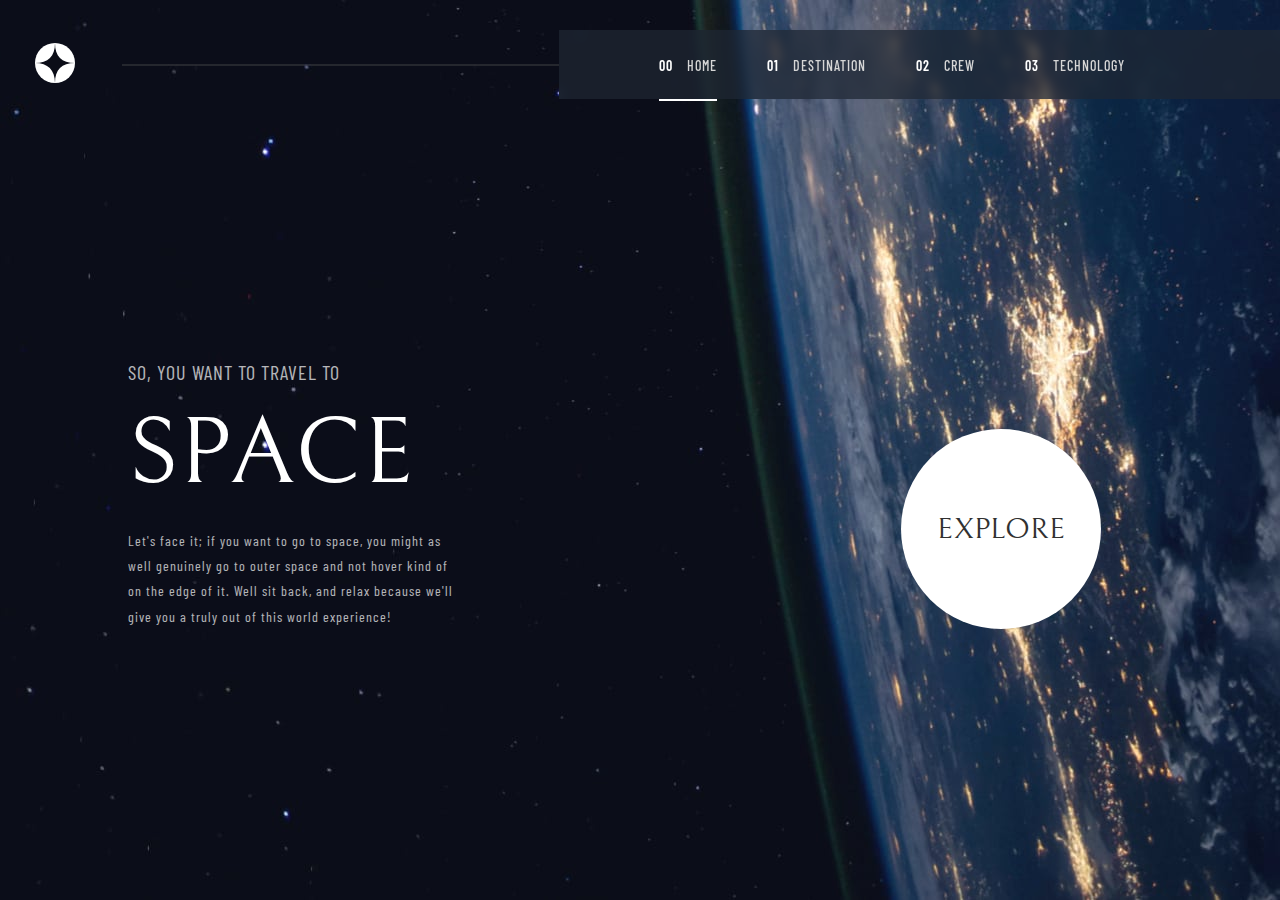
<file: index.html>
<!DOCTYPE html>
<html lang="en">
<head>
    <meta charset="UTF-8">
    <meta http-equiv="X-UA-Compatible" content="IE=edge">
    <meta name="viewport" content="width=device-width, initial-scale=1.0">
    <title>Space Tourism Website</title>
    <link rel="icon" sizes="32x32" type="jpg/png" href="./starter-code/assets/favicon-32x32.png">
    <link href="https://fonts.googleapis.com/css2?family=Barlow+Condensed:ital,wght@0,400;0,500;0,600;0,700;1,400;1,500;1,600;1,700&family=Barlow:ital,wght@0,400;0,500;0,600;0,700;1,400;1,500;1,600;1,700&family=Bellefair&family=Heebo:wght@400;500;700;900&family=Inter+Tight:ital,wght@0,400;0,500;0,600;0,700;0,900;1,400;1,500;1,600;1,700;1,900&family=Inter:wght@400;500;600;700;800&family=Lobster+Two:ital,wght@0,400;0,700;1,400;1,700&family=Luckiest+Guy&family=Montserrat:ital,wght@0,400;0,500;0,600;0,700;0,900;1,400;1,500;1,600;1,700;1,900&family=Mulish:ital,wght@0,400;0,500;0,600;0,700;0,900;1,400;1,500;1,600;1,700;1,900&family=Passions+Conflict&family=Plus+Jakarta+Sans:ital,wght@0,400;0,500;0,600;0,700;0,800;1,400;1,500;1,600;1,700;1,800&family=Poppins:ital,wght@0,400;0,500;0,600;0,700;0,900;1,400;1,500;1,600;1,700;1,900&family=Raleway:ital,wght@0,400;0,500;0,600;0,700;1,400;1,500;1,600;1,700&family=Roboto:ital,wght@0,400;0,500;0,700;0,900;1,400;1,500;1,700;1,900&display=swap" rel="stylesheet">
    <link rel="stylesheet" href="style.css">
</head>
<body>
    <div class="hero">
        <header>
            <div class="logo">
                <img src="./starter-code/assets/shared/logo.svg" alt="logo">
            </div>
            <div class="line"></div>
            <nav class="main-nav">
                <ul>
                    <li class="active"><a href="./index.html"><span>00</span> Home</a></li>
                    <li><a href="./destination.html"><span>01</span> Destination</a></li>
                    <li><a href="./crew.html"><span>02</span> Crew</a></li>
                    <li><a href="./technology.html"><span>03</span> Technology</a></li>
                </ul>
            </nav>   
            <div class="hamburger">
                <img class="ham-img" src="./starter-code/assets/shared/icon-hamburger.svg" alt="hamburger">
            </div>        
        </header>

        <div class="hero-content">
            <div class="texts">
                <p class="top-p">So, you want to travel to</p>
                <p class="space">SPACE</p>
                <p class="sub">
                    Let's face it; if you want to go to space, you might as well genuinely go to 
                    outer space and not hover kind of on the edge of it. Well sit back, and relax 
                    because we'll give you a truly out of this world experience!
                </p>
            </div>
            <div class="explore">
                <div class="exp-div"><a href="./destination.html">EXPLORE</a></div>
            </div>
        </div>
    </div>

    <script src="./app.js"></script>
</body>
</html>
</file>
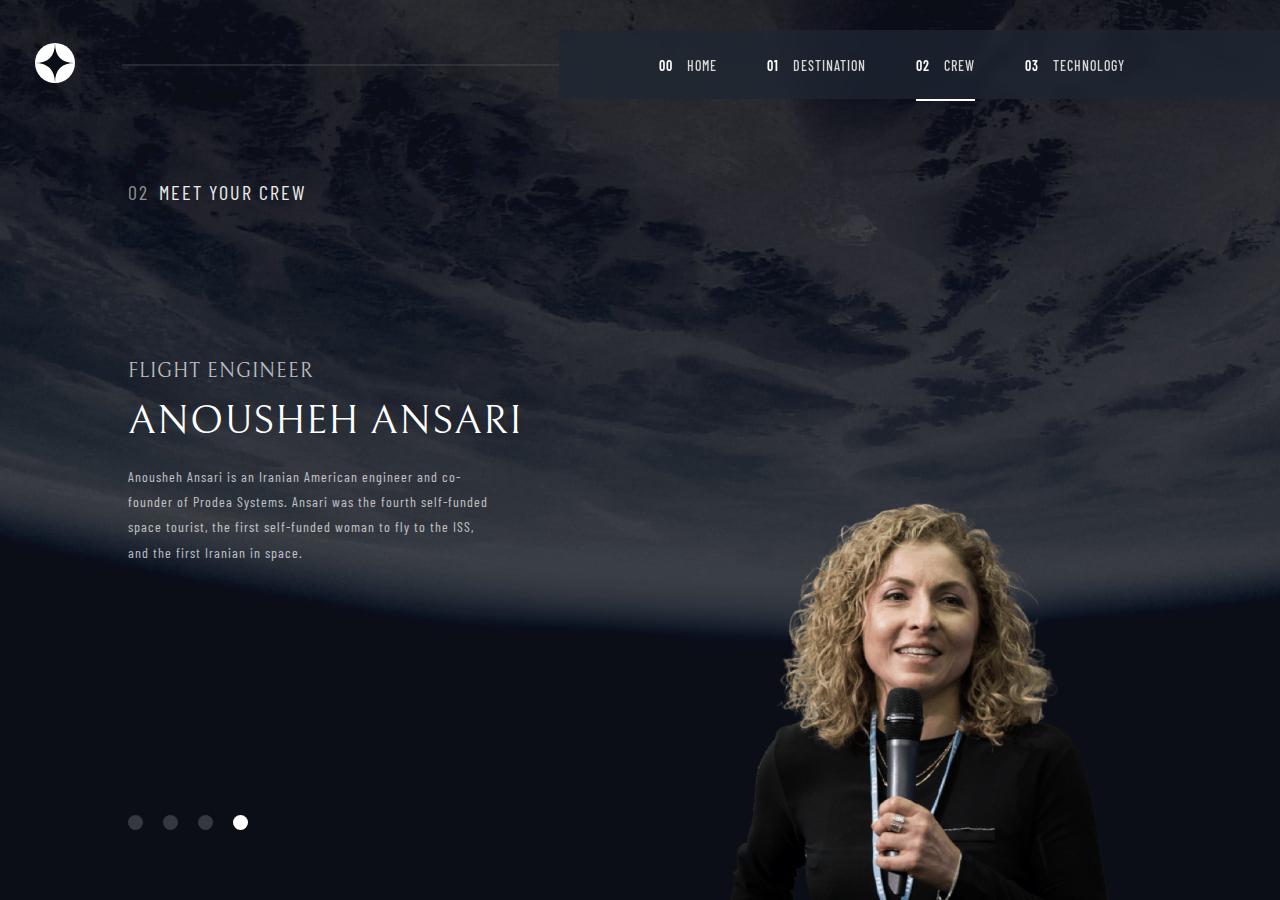
<file: crew.html>
<!DOCTYPE html>
<html lang="en">
<head>
    <meta charset="UTF-8">
    <meta http-equiv="X-UA-Compatible" content="IE=edge">
    <meta name="viewport" content="width=device-width, initial-scale=1.0">
    <title>Space Tourism Website- Crew</title>
    <link rel="icon" sizes="32x32" type="jpg/png" href="./starter-code/assets/favicon-32x32.png">
    <link href="https://fonts.googleapis.com/css2?family=Barlow+Condensed:ital,wght@0,400;0,500;0,600;0,700;1,400;1,500;1,600;1,700&family=Barlow:ital,wght@0,400;0,500;0,600;0,700;1,400;1,500;1,600;1,700&family=Bellefair&family=Heebo:wght@400;500;700;900&family=Inter+Tight:ital,wght@0,400;0,500;0,600;0,700;0,900;1,400;1,500;1,600;1,700;1,900&family=Inter:wght@400;500;600;700;800&family=Lobster+Two:ital,wght@0,400;0,700;1,400;1,700&family=Luckiest+Guy&family=Montserrat:ital,wght@0,400;0,500;0,600;0,700;0,900;1,400;1,500;1,600;1,700;1,900&family=Mulish:ital,wght@0,400;0,500;0,600;0,700;0,900;1,400;1,500;1,600;1,700;1,900&family=Passions+Conflict&family=Plus+Jakarta+Sans:ital,wght@0,400;0,500;0,600;0,700;0,800;1,400;1,500;1,600;1,700;1,800&family=Poppins:ital,wght@0,400;0,500;0,600;0,700;0,900;1,400;1,500;1,600;1,700;1,900&family=Raleway:ital,wght@0,400;0,500;0,600;0,700;1,400;1,500;1,600;1,700&family=Roboto:ital,wght@0,400;0,500;0,700;0,900;1,400;1,500;1,700;1,900&display=swap" rel="stylesheet">
    <link rel="stylesheet" href="style.css">
</head>
<body>
    <div class="hero crew-hero">
        <header>
            <div class="logo">
                <img src="./starter-code/assets/shared/logo.svg" alt="">
            </div>
            <div class="line"></div>
            <nav class="main-nav">
                <ul>
                    <li><a href="./index.html"><span>00</span> Home</a></li>
                    <li><a href="./destination.html"><span>01</span> Destination</a></li>
                    <li class="active"><a href="./crew.html"><span>02</span> Crew</a></li>
                    <li><a href="./technology.html"><span>03</span> Technology</a></li>
                </ul>
            </nav>    
            <div class="hamburger">
                <img class="ham-img" src="./starter-code/assets/shared/icon-hamburger.svg" alt="hamburger">
            </div>          
        </header>

        <p class="pick crew-pick"><span>02</span>MEET YOUR CREW</p>

        <div class="hero-content crew-hero-content">
            <div class="texts crew-texts">
                <p class="top-p crew-top-p">Flight Engineer</p>
                <p class="space crew-name">Anousheh Ansari</p>
                <p class="sub crew-sub">
                    Anousheh Ansari is an Iranian American engineer and co-founder of Prodea Systems. 
                    Ansari was the fourth self-funded space tourist, the first self-funded woman to 
                    fly to the ISS, and the first Iranian in space. 
                </p>
            </div>
            <div class="navigation" id="navigation">
                <div class="nav-div nav1" id="nav1"></div>
                <div class="nav-div nav2" id="nav2"></div>
                <div class="nav-div nav3" id="nav3"></div>
                <div class="nav-div nav4 navigation-active" id="nav4"></div>
            </div>
            <div class="crew">
                <img class="crew-img" src="./starter-code/assets/crew/image-anousheh-ansari.png" alt="image-anousheh-ansari">
            </div>
        </div>
    </div>

    <script src="./crew.js"></script>
    <script src="./app.js"></script>
</body>
</html>
</file>
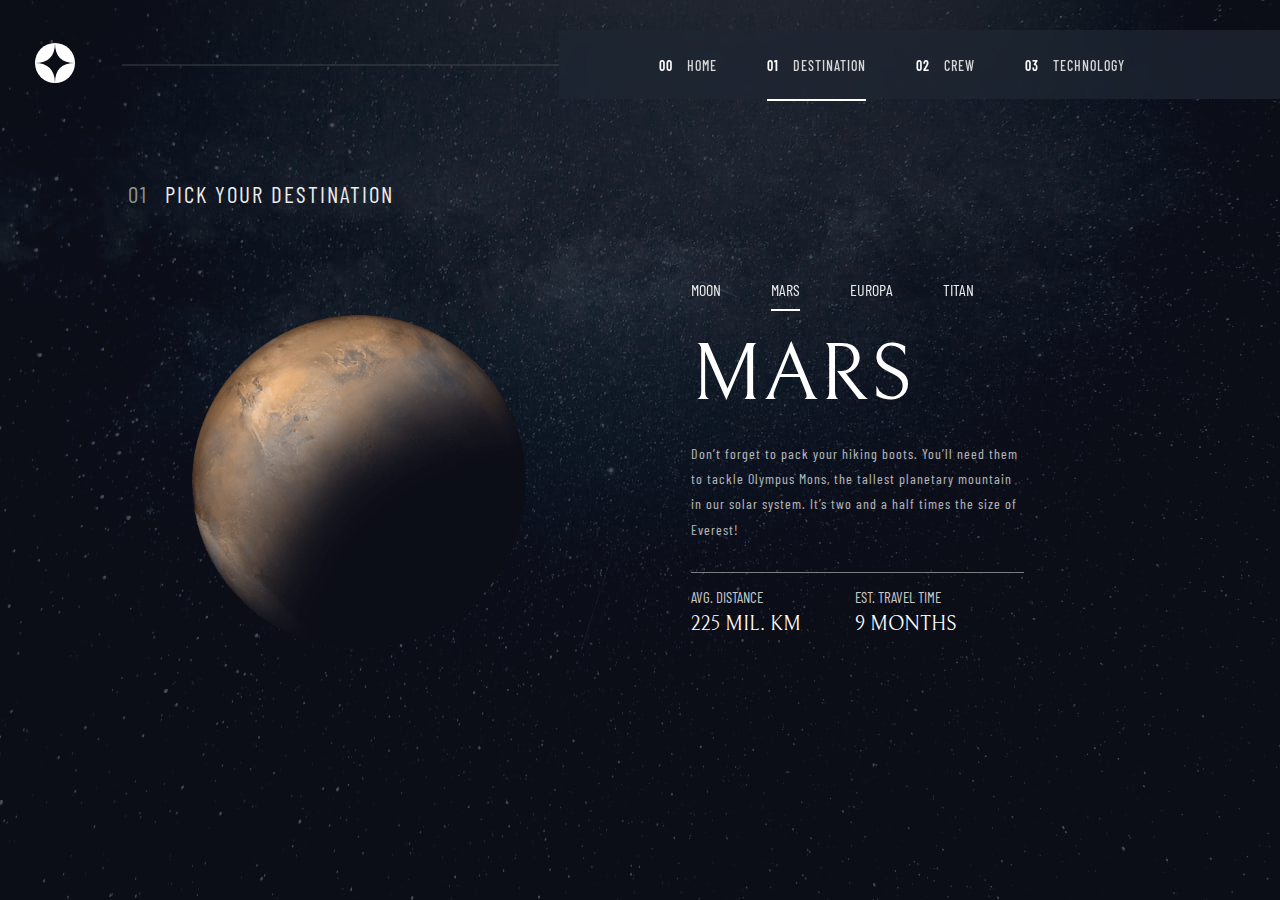
<file: destination.html>
<!DOCTYPE html>
<html lang="en">
<head>
    <meta charset="UTF-8">
    <meta http-equiv="X-UA-Compatible" content="IE=edge">
    <meta name="viewport" content="width=device-width, initial-scale=1.0">
    <title>Space Tourism Website- Destination</title>
    <link rel="icon" sizes="32x32" type="jpg/png" href="./starter-code/assets/favicon-32x32.png">
    <link href="https://fonts.googleapis.com/css2?family=Barlow+Condensed:ital,wght@0,400;0,500;0,600;0,700;1,400;1,500;1,600;1,700&family=Barlow:ital,wght@0,400;0,500;0,600;0,700;1,400;1,500;1,600;1,700&family=Bellefair&family=Heebo:wght@400;500;700;900&family=Inter+Tight:ital,wght@0,400;0,500;0,600;0,700;0,900;1,400;1,500;1,600;1,700;1,900&family=Inter:wght@400;500;600;700;800&family=Lobster+Two:ital,wght@0,400;0,700;1,400;1,700&family=Luckiest+Guy&family=Montserrat:ital,wght@0,400;0,500;0,600;0,700;0,900;1,400;1,500;1,600;1,700;1,900&family=Mulish:ital,wght@0,400;0,500;0,600;0,700;0,900;1,400;1,500;1,600;1,700;1,900&family=Passions+Conflict&family=Plus+Jakarta+Sans:ital,wght@0,400;0,500;0,600;0,700;0,800;1,400;1,500;1,600;1,700;1,800&family=Poppins:ital,wght@0,400;0,500;0,600;0,700;0,900;1,400;1,500;1,600;1,700;1,900&family=Raleway:ital,wght@0,400;0,500;0,600;0,700;1,400;1,500;1,600;1,700&family=Roboto:ital,wght@0,400;0,500;0,700;0,900;1,400;1,500;1,700;1,900&display=swap" rel="stylesheet">
    <link rel="stylesheet" href="style.css">
</head>
<body>
    <div class="hero destination-hero">
        <header>
            <div class="logo">
                <img src="./starter-code/assets/shared/logo.svg" alt="">
            </div>
            <div class="line"></div>
            <nav class="main-nav">
                <ul>
                    <li><a href="./index.html"><span>00</span> Home</a></li>
                    <li class="active"><a href="#"><span>01</span> Destination</a></li>
                    <li><a href="./crew.html"><span>02</span> Crew</a></li>
                    <li><a href="./technology.html"><span>03</span> Technology</a></li>
                </ul>
            </nav>   
            <div class="hamburger">
                <img class="ham-img" src="./starter-code/assets/shared/icon-hamburger.svg" alt="hamburger">
            </div>           
        </header>

        <p class="pick"><span>01</span> PICK YOUR DESTINATION</p>

        <div class="hero-content dest-hero-content">
            <div class="planet">
                <img class="planet-img" src="./starter-code/assets/destination/image-mars.png" alt="mars">
            </div>
            <div class="dest-content">
                <nav class="dest-nav">
                    <ul id="dest-nav-ul">
                        <li class="moon" id="moon">MOON</li>
                        <li class="active mars" id="mars">MARS</li>
                        <li class="europa" id="europa">EUROPA</li>
                        <li class="titan" id="titan">TITAN</li>
                    </ul>
                </nav>
                <div class="dest-sect">
                    <p class="space dest-space">MARS</p>
                    <p class="sub dest-sub">
                        Don’t forget to pack your hiking boots. You’ll need them to tackle Olympus Mons, 
                        the tallest planetary mountain in our solar system. It’s two and a half times 
                        the size of Everest!
                    </p> <hr class="hr" size="1" color="ececec">
                    <div class="track">
                        <div class="distance">
                            <p class="d-top">Avg. distance</p>
                            <p class="d-bottom bottom1">225 mil. km</p>
                        </div>
                        <div class="time">
                            <p class="d-top">Est. travel time</p>
                            <p class="d-bottom bottom2">9 months</p>
                        </div>
                    </div>
                </div>
            </div>
        </div>
    </div>

    <script src="./dest.js"></script>
    <script src="./app.js"></script>
</body>
</html>
</file>
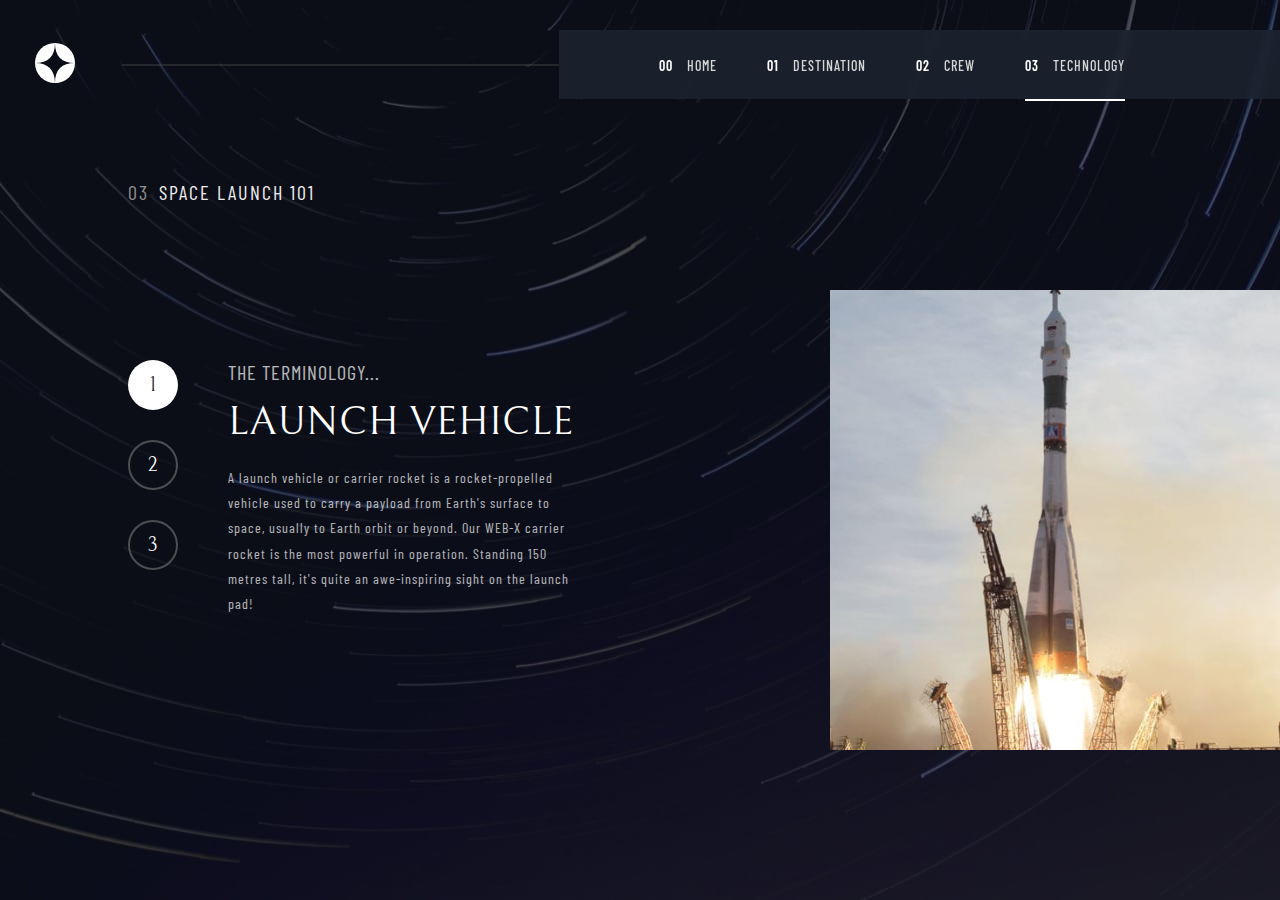
<file: technology.html>
<!DOCTYPE html>
<html lang="en">
<head>
    <meta charset="UTF-8">
    <meta http-equiv="X-UA-Compatible" content="IE=edge">
    <meta name="viewport" content="width=device-width, initial-scale=1.0">
    <title>Space Tourism Website</title>
    <link rel="icon" sizes="32x32" type="jpg/png" href="./starter-code/assets/favicon-32x32.png">
    <link href="https://fonts.googleapis.com/css2?family=Barlow+Condensed:ital,wght@0,400;0,500;0,600;0,700;1,400;1,500;1,600;1,700&family=Barlow:ital,wght@0,400;0,500;0,600;0,700;1,400;1,500;1,600;1,700&family=Bellefair&family=Heebo:wght@400;500;700;900&family=Inter+Tight:ital,wght@0,400;0,500;0,600;0,700;0,900;1,400;1,500;1,600;1,700;1,900&family=Inter:wght@400;500;600;700;800&family=Lobster+Two:ital,wght@0,400;0,700;1,400;1,700&family=Luckiest+Guy&family=Montserrat:ital,wght@0,400;0,500;0,600;0,700;0,900;1,400;1,500;1,600;1,700;1,900&family=Mulish:ital,wght@0,400;0,500;0,600;0,700;0,900;1,400;1,500;1,600;1,700;1,900&family=Passions+Conflict&family=Plus+Jakarta+Sans:ital,wght@0,400;0,500;0,600;0,700;0,800;1,400;1,500;1,600;1,700;1,800&family=Poppins:ital,wght@0,400;0,500;0,600;0,700;0,900;1,400;1,500;1,600;1,700;1,900&family=Raleway:ital,wght@0,400;0,500;0,600;0,700;1,400;1,500;1,600;1,700&family=Roboto:ital,wght@0,400;0,500;0,700;0,900;1,400;1,500;1,700;1,900&display=swap" rel="stylesheet">
    <link rel="stylesheet" href="style.css">
</head>
<body>
    <div class="hero tech-hero">
        <header>
            <div class="logo">
                <img src="./starter-code/assets/shared/logo.svg" alt="">
            </div>
            <div class="line"></div>
            <nav class="main-nav">
                <ul>
                    <li><a href="./index.html"><span>00</span> Home</a></li>
                    <li><a href="./destination.html"><span>01</span> Destination</a></li>
                    <li><a href="./crew.html"><span>02</span> Crew</a></li>
                    <li class="active"><a href="./technology.html"><span>03</span> Technology</a></li>
                </ul>
            </nav>  
            <div class="hamburger">
                <img class="ham-img" src="./starter-code/assets/shared/icon-hamburger.svg" alt="hamburger">
            </div>          
        </header>

        <p class="pick crew-pick"><span>03</span>SPACE LAUNCH 101</p>

        <div class="hero-content tech-content">
            <div class="texts tech-texts">
                <div class="tech-nav">
                    <div class="tech tech-active">1</div>
                    <div class="tech">2</div>
                    <div class="tech">3</div>
                </div>
                <div class="tech-main-content">
                    <p class="top-p">the terminology...</p>
                    <p class="space tech-space">LAUNCH VEHICLE</p>
                    <p class="sub">
                        A launch vehicle or carrier rocket is a rocket-propelled vehicle used to carry a 
                        payload from Earth's surface to space, usually to Earth orbit or beyond. Our 
                        WEB-X carrier rocket is the most powerful in operation. Standing 150 metres tall, 
                        it's quite an awe-inspiring sight on the launch pad!
                    </p>
                </div>
            </div>
            <div class="tech-img-container">
                <img class="tech-img" src="./starter-code/assets/technology/image-launch-vehicle-portrait.jpg" alt="image-launch-vehicle-portrait">
            </div>
        </div>
    </div>

    <script src="./tech.js"></script>
    <script src="./app.js"></script>
</body>
</html>
</file>
<file: style.css>
* {
    margin: 0;
    padding: 0;
    box-sizing: border-box;
    list-style: none;
    font-family: 'Barlow Condensed', sans-serif;
    text-decoration: none;
}

.hero {
    height: 100vh;
    background-image: url(./starter-code/assets/home/background-home-desktop.jpg);
    background-position: center;
    background-repeat: no-repeat;
    background-size: cover;
    position: relative;
    overflow: hidden;
}

header {
    display: flex;
    align-items: center;
    justify-content: space-between;
    padding-left: 35px;
    padding-top: 30px;
}

.logo {
    flex-basis: 8%;
}

.logo img {
    width: 40px;
}

.hamburger {
    display: none;
}

.line {
    background-color: rgba(83, 83, 83, 0.747);
    height: 2px;
    flex-basis: 40%;
    opacity: .5;
}

nav {
    background: #1f2633b9;
    backdrop-filter: blur(5px);
    flex-basis: 65%;
    padding-left: 100px;
}

nav ul {
    display: flex;
    padding-right: 50px;
    column-gap: 50px;
}

nav ul li {
    padding-block: 25px;
    position: relative;
}

nav ul li a {
    color: rgb(214, 214, 214);
    text-decoration: none; 
    text-transform: uppercase; 
    font-size: 14px;  
    letter-spacing: 1px;
    font-weight: 500;
    padding-block: 25px;
}

nav ul li::after, 
nav ul li.active::after {
    position: absolute;
    content: '';
    width: 100%;
    height: 2px;
    background-color: white;
    top: 100%;
    left: 0;
    right: 0;
    display: none;
}

nav ul li.active::after {
    display: block;
}

nav ul li:hover::after {
    display: block;
}

nav ul li a span {
    color: white;
    margin-right: 10px;
    font-weight: 600;
}

.hero-content {
    position: absolute;
    top: 40%;
    left: 10%;
    right: 14%;
    color: white;
    display: flex;
    justify-content: space-between;
}

.texts {
    flex-basis: 34%;
}

.top-p {
    text-transform: uppercase;
    font-size: 20px;
    color: rgb(255, 255, 255);
    opacity: .7;
    letter-spacing: 1px;
    margin-bottom: 15px;
}

.space {
    font-family: 'Bellefair', sans-serif;
    font-size: 95px;
    letter-spacing: 1px;
    margin-bottom: 20px;
}

.sub {
    font-size: 14px;
    color: rgb(255, 255, 255);
    opacity: .7;
    letter-spacing: 1px;
    line-height: 1.8;
}

.explore {
    flex-basis: 50%;
    display: flex;
    align-items: flex-end;
    justify-content: flex-end;
}

.exp-div {
    background-color: white;
    width: 200px;
    height: 200px;
    border-radius: 50%;
    display: flex;
    justify-content: center;
    align-items: center;
    font-size: 30px;
    font-weight: 500;
    cursor: pointer;
    transition: .5s ease;
}

.exp-div:hover {
    box-shadow: 0px 0px 30px black;
}

.exp-div a {
    color: rgb(49, 49, 49);
    font-family: 'Bellefair', sans-serif;
}


/* -------DESTINATION------ */

.destination-hero {
    background-image: url(./starter-code/assets/destination/background-destination-desktop.jpg);
}

.pick {
    position: absolute;
    top: 20%;
    left: 10%;
    color: rgb(236, 236, 236);
    letter-spacing: 2px;
    font-size: 23px;
}

.pick span {
    color: rgb(145, 145, 145);
    margin-right: 10px;
}

.planet img {
    max-width: 75%;
}

.dest-nav {
    background: transparent;
    backdrop-filter: blur(0);
    padding-left: 0;
    margin-bottom: 20px;
}

.dest-nav ul li {
    cursor: pointer;
    padding-bottom: 10px;
    color: #ececec;
    padding-top: 0;
}

.dest-hero-content {
    top: 35%;
    right: 20%;
    left: 15%;
}

.dest-content {
    flex-basis: 40%;
    margin-top: -35px;
}

.dest-space {
    font-size: 80px;
}

.dest-sub {
    padding-bottom: 30px;
}

.hr {
    opacity: .5;
}

.track {
    display: flex;
    padding-top: 15px;
    justify-content: space-between;
    width: 80%;
}

.d-top {
    text-transform: uppercase;
    color: rgb(202, 202, 202);
    font-size: 15px;
    margin-bottom: 7px;
}

.d-bottom {
    font-family: 'Bellefair', sans-serif;
    font-size: 20px;
    text-transform: uppercase;
}

/* ------CREW----- */

.crew-hero {
    background-image: url(./starter-code/assets/crew/background-crew-desktop.jpg);
}

.crew-pick {
    font-size: 20px;
}

.crew-hero-content {
    left: 10%;
    right: 10%;
    bottom: 0%;
}

.crew-texts {
    flex-basis: 60%;
}

.crew-top-p {
    font-family: 'Bellefair', sans-serif;
    font-size: 20px;
}

.crew-name {
    text-transform: uppercase;
    font-size: 40px;
}

.crew-sub {
    width: 65%;
}

.navigation {
    width: fit-content;
    display: flex;
    column-gap: 20px;
    position: absolute;
    bottom: 13%;
}

.nav-div {
    width: 15px;
    height: 15px;
    background-color: #34383f;
    border-radius: 50%;
    cursor: pointer;
}

.crew {
    display: flex;
    justify-content: center;
    align-items: flex-end;
    flex-basis: 50%;
}

.crew:hover .crew-img{
    transform: scale(1.06, 1.06);
}

.crew-img{
    width: 380px;
    margin-top: -100px;
    transition: all .5s ease;
}

.navigation-active {
    background-color: white;
}

.crew-hero-content2,
.crew-hero-content3 {
    display: none;
}

/* -------TECHNOLOGY------ */

.tech-hero {
    background-image: url(./starter-code/assets/technology/background-technology-desktop.jpg);
}

.tech-content {
    left: 10%;
    right: 0;
    bottom: 10%;
}

.tech-texts {
    display: flex;
    justify-content: space-between;
    column-gap: 50px;
    flex-basis: 40%;
    height: fit-content;
}

.tech-nav {
    height: 100%;
    display: flex;
    flex-direction: column;
    row-gap: 30px;
    justify-content: space-between;
}

.tech {
    background: transparent;
    color: white;
    height: 50px;
    width: 50px;
    border-radius: 50%;
    display: flex;
    justify-content: center;
    align-items: center;
    border: 2px solid rgba(128, 128, 128, 0.562);
    font-family: 'Bellefair', sans-serif;
    font-size: 20px;
    cursor: pointer;
}
.tech-active {
    background: white;
    color: rgb(36, 36, 36);
    border: none;
}

.tech-space {
    font-size: 40px;
    text-transform: uppercase;
}

.tech-img  {
    margin-top: -70px;
    width: 450px;
}


/* Media Queries */

@media (max-width: 749px){
    .hero {
        overflow: scroll;
        background-image: url(./starter-code/assets/home/background-home-mobile.jpg);
    }
    header {
        padding-top: 30px;
        padding-right: 35px;
    }
    .hamburger {
        display: block;
        z-index: 3;
    }
    .hamburger img {
        width: 35px;
    }
    .logo img {
        width: 50px;
    }
    nav {
        position: fixed;
        top: 0;
        right: 0;
        left: 100%;
        bottom: 0;
        background: #080c14b9;
        backdrop-filter: blur(7px);
        z-index: 2;
        padding-left: 0px;
        text-align: center;
        padding-top: 150px;
        transition: .5s ease;
    }
    .display-nav {
        left: 40%;
    }
    .line {
        display: none;
    }
    nav ul {
        flex-direction: column;
        padding-right: 0px;
        row-gap: 50px;
    }
    nav ul li a span {
        display: none;
    }
    nav ul li {
        padding-block: 10px;
        width: fit-content;
        margin-inline: auto;
        opacity: 0;
        transition: .2s ease;
    }
    .display-list {
        opacity: 1;
    }
    nav ul li a {
        font-size: 24px;  
        letter-spacing: 2px;
        font-weight: 600;
    }
    .hero-content {
        position: static;
        width: 90%;
        margin-inline: auto;
        margin-top: 100px;
        text-align: center;
        flex-direction: column;
        row-gap: 100px;
        padding-bottom: 60px;
    }
    .texts {
        flex-basis: 100%;
    }
    .top-p {
        font-size: 18px;
        letter-spacing: 3px;
        margin-bottom: 15px;
    }
    .space {
        font-size: 90px;
    }
    .sub {
        font-size: 20px;

    }
    .explore {
        flex-basis: 100%;
        align-items: center;
        justify-content: center;
    }


    .destination-hero {
        background-image: url(./starter-code/assets/destination/background-destination-mobile.jpg);
    }
    .pick {
        position: static;
        text-align: center;
        margin-top: 80px;
        font-size: 25px;
    }
    .dest-nav {
        margin-bottom: 60px;
        display: flex;
        position: static;
        padding-top: 0;
        width: 100%;
        margin-top: -30px;
    }
    .dest-nav ul {
        flex-direction: row;
        width: 100%;
    }
    .dest-nav ul li {
        font-size: 22px;
        opacity: 1;
        padding-bottom: 10px;
        padding-top: 0;
    }
    .dest-hero-content {
        padding-bottom: 60px;
    }
    .dest-content {
        flex-basis: 100%;
        margin-top: 0px;
    }
    .dest-space {
        font-size: 70px;
    }
    .dest-sub {
        padding-bottom: 40px;
    }
    .track {
        width: 100%;
    }
    .d-top {
        font-size: 20px;
        margin-bottom: 7px;
    }
    .d-bottom {
        font-size: 25px;
    }


    .crew-hero {
        background-image: url(./starter-code/assets/crew/background-crew-mobile.jpg);
    }
    .crew-texts {
        flex-basis: 100%;
    }
    .crew-top-p {
        font-size: 25px;
    }
    .crew-name {
        font-size: 50px;
    }
    .crew-sub {
        width: 100%;
    }
    .navigation {
        width: 100%;
        display: flex;
        justify-content: center;
        column-gap: 20px;
        position: static;
    }
    .nav-div {
        width: 25px;
        height: 25px;
        background-color: #73767c;
    }
    .crew {
        align-items: center;
        flex-basis: 100%;
    }    
    .crew-img{
        width: 100%;
        margin-top: 0px;
    }
    .navigation-active {
        background-color: white;
    }
    .crew-hero-content2,
    .crew-hero-content3 {
        display: none;
    } 


    .tech-hero {
        background-image: url(./starter-code/assets/technology/background-technology-tablet.jpg);
    }
    .tech-texts {
        justify-content: space-between;
        flex-direction: column;
        row-gap: 80px;
        flex-basis: 100%;
        height: fit-content;
    }
    .tech-nav {
        height: 100%;
        flex-direction: row;
        width: 100%;
        row-gap: 30px;
        margin-inline: auto;
        justify-content: space-between;
    }
    .tech {
        height: 70px;
        width: 70px;
        font-size: 25px;
    }
    .tech-active {
        background: white;
        color: rgb(36, 36, 36);
        border: none;
    }
    .tech-space {
        font-size: 45px;
    }
    .tech-img  {
        margin-top: 0px;
        width: 100%;
    }
    .crew-hero-content,
    .tech-content {
        padding-bottom: 0;
    }
}

@media (max-width: 320px){
    .dest-nav ul li {
        font-size: 17px;
    }
}

@media (max-width: 1000px) and (min-width: 750px){
    .hero {
        overflow: scroll;
        background-image: url(./starter-code/assets/home/background-home-tablet.jpg);
    }
    header {
        padding-top: 0px;
    }
    .line {
        display: none;
    }
    nav {
        padding-left: 40px;
        padding-right: 40px;
    }
    nav ul {
        padding-right: 0px;
        column-gap: 0px;
        justify-content: space-between;
    }
    nav ul li {
        padding-block: 35px;
    }
    nav ul li a { 
        font-size: 16px;  
        padding-block: 35px;
    }
    nav ul li a span {
        display: none;
    }
    .hero-content {
        position: static;
        width: 70%;
        margin-inline: auto;
        margin-top: 100px;
        text-align: center;
        flex-direction: column;
        row-gap: 100px;
        padding-bottom: 30px;
    }
    .texts {
        flex-basis: 100%;
    }
    .top-p {
        font-size: 22px;
        letter-spacing: 3px;
        margin-bottom: 15px;
    }
    .space {
        font-size: 150px;
    }
    .sub {
        font-size: 18px;
    }
    .explore {
        flex-basis: 100%;
        align-items: center;
        justify-content: center;
    }


    
    .destination-hero {
        background-image: url(./starter-code/assets/destination/background-destination-tablet.jpg);
    }
    .dest-hero-content {
        padding-bottom: 60px;
    }
    .pick {
        position: static;
        text-align: center;
        margin-top: 100px;
    }
    .dest-nav {
        margin-bottom: 60px;
        width: 80%;
        margin-inline: auto;
    }
    .dest-nav ul li {
        font-size: 20px;
    }
    .dest-content {
        flex-basis: 100%;
        margin-top: 0px;
    }
    .dest-space {
        font-size: 80px;
    }
    .dest-sub {
        padding-bottom: 40px;
    }
    .track {
        width: 100%;
    }


    .crew-hero {
        background-image: url(./starter-code/assets/crew/background-crew-tablet.jpg);
    }
    .crew-texts {
        flex-basis: 100%;
    }
    .crew-top-p {
        font-size: 22px;
    }
    .crew-name {
        font-size: 45px;
    }
    .crew-sub {
        width: 100%;
    }
    .crew-hero-content,
    .tech-content {
        padding-bottom: 0;
    }
    .navigation {
        width: 100%;
        display: flex;
        justify-content: center;
        column-gap: 20px;
        position: static;
    }
    .nav-div {
        width: 25px;
        height: 25px;
        background-color: #73767c;
    }
    .crew {
        align-items: center;
        flex-basis: 100%;
    }    
    .crew-img{
        width: 100%;
        margin-top: 0px;
    }
    .navigation-active {
        background-color: white;
    }
    .crew-hero-content2,
    .crew-hero-content3 {
        display: none;
    }    


    .tech-hero {
        background-image: url(./starter-code/assets/technology/background-technology-tablet.jpg);
    }
    .tech-texts {
        justify-content: space-between;
        flex-direction: column;
        row-gap: 80px;
        flex-basis: 100%;
        height: fit-content;
    }
    .tech-nav {
        height: 100%;
        flex-direction: row;
        width: 100%;
        row-gap: 30px;
        margin-inline: auto;
        justify-content: space-between;
    }
    .tech {
        height: 70px;
        width: 70px;
        font-size: 25px;
    }
    .tech-active {
        background: white;
        color: rgb(36, 36, 36);
        border: none;
    }
    .tech-space {
        font-size: 45px;
    }
    .tech-img  {
        margin-top: 0px;
        width: 100%;
    }
}
</file>
